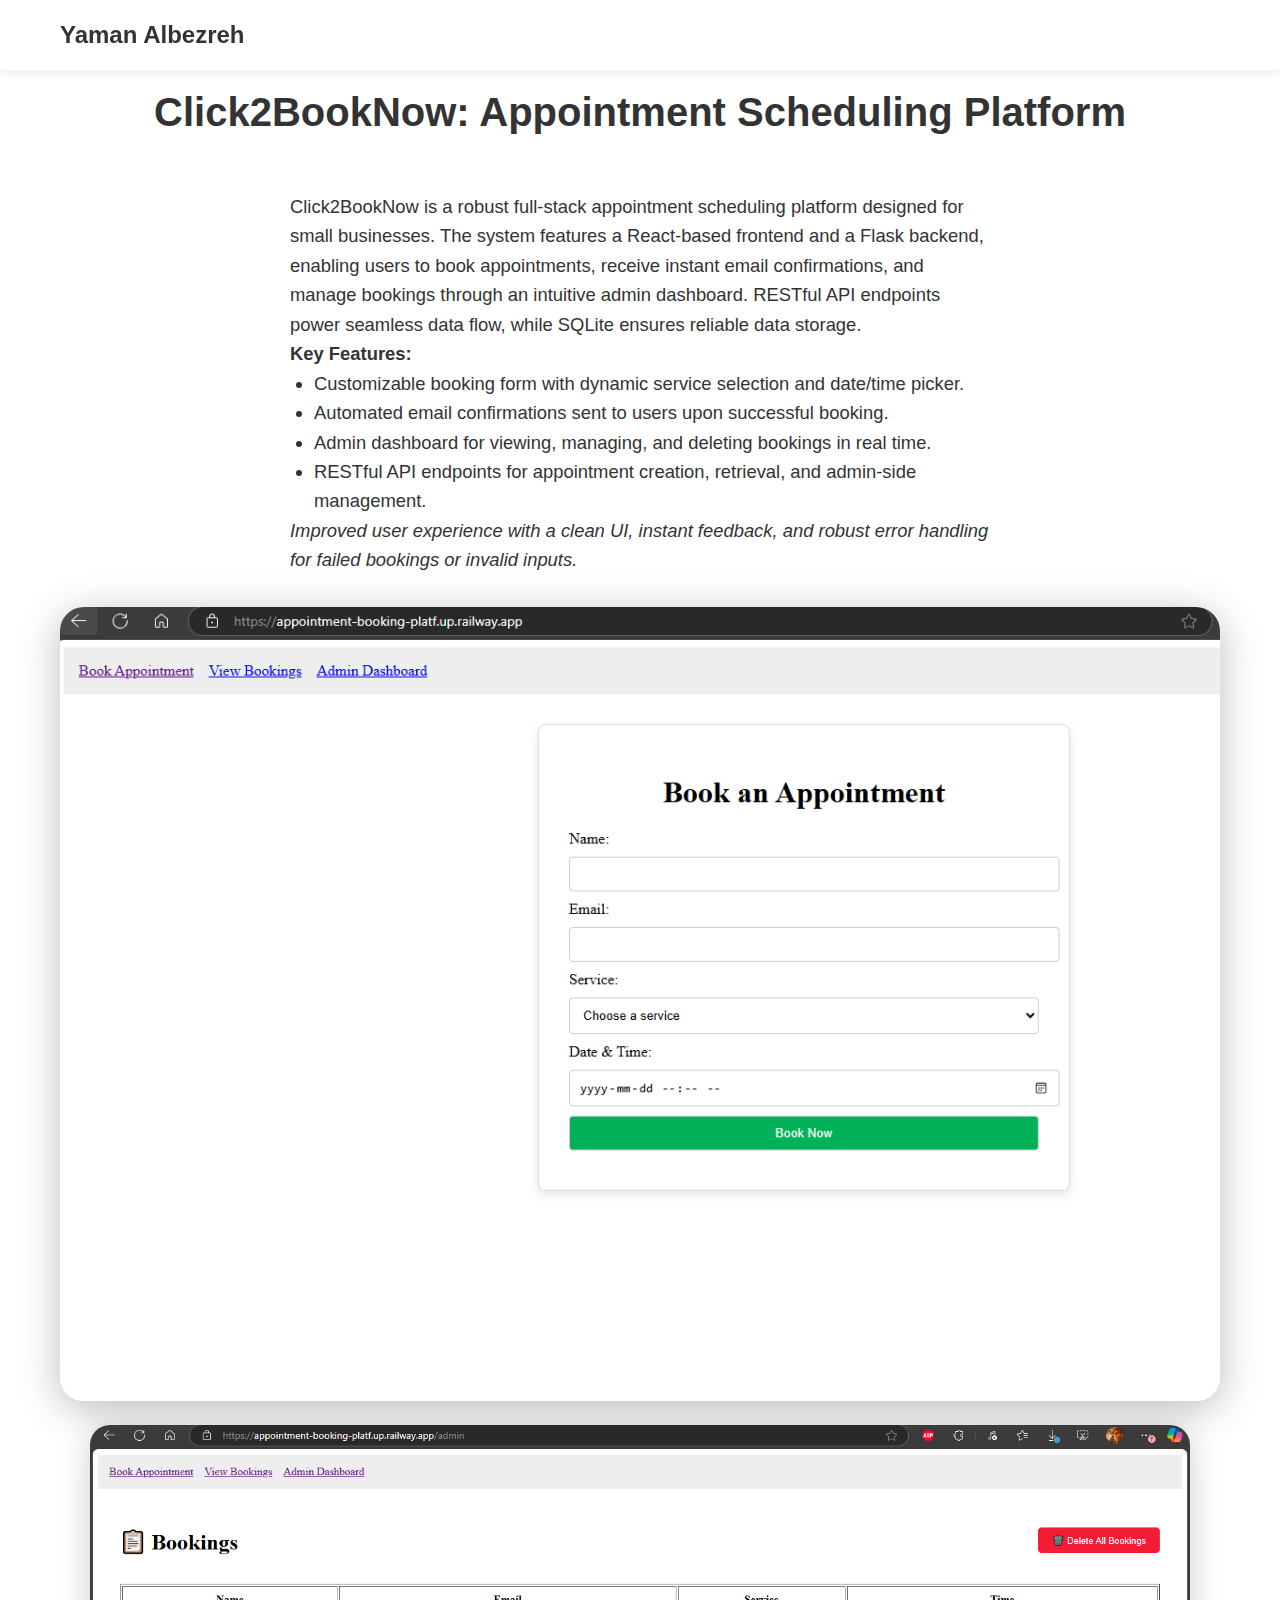
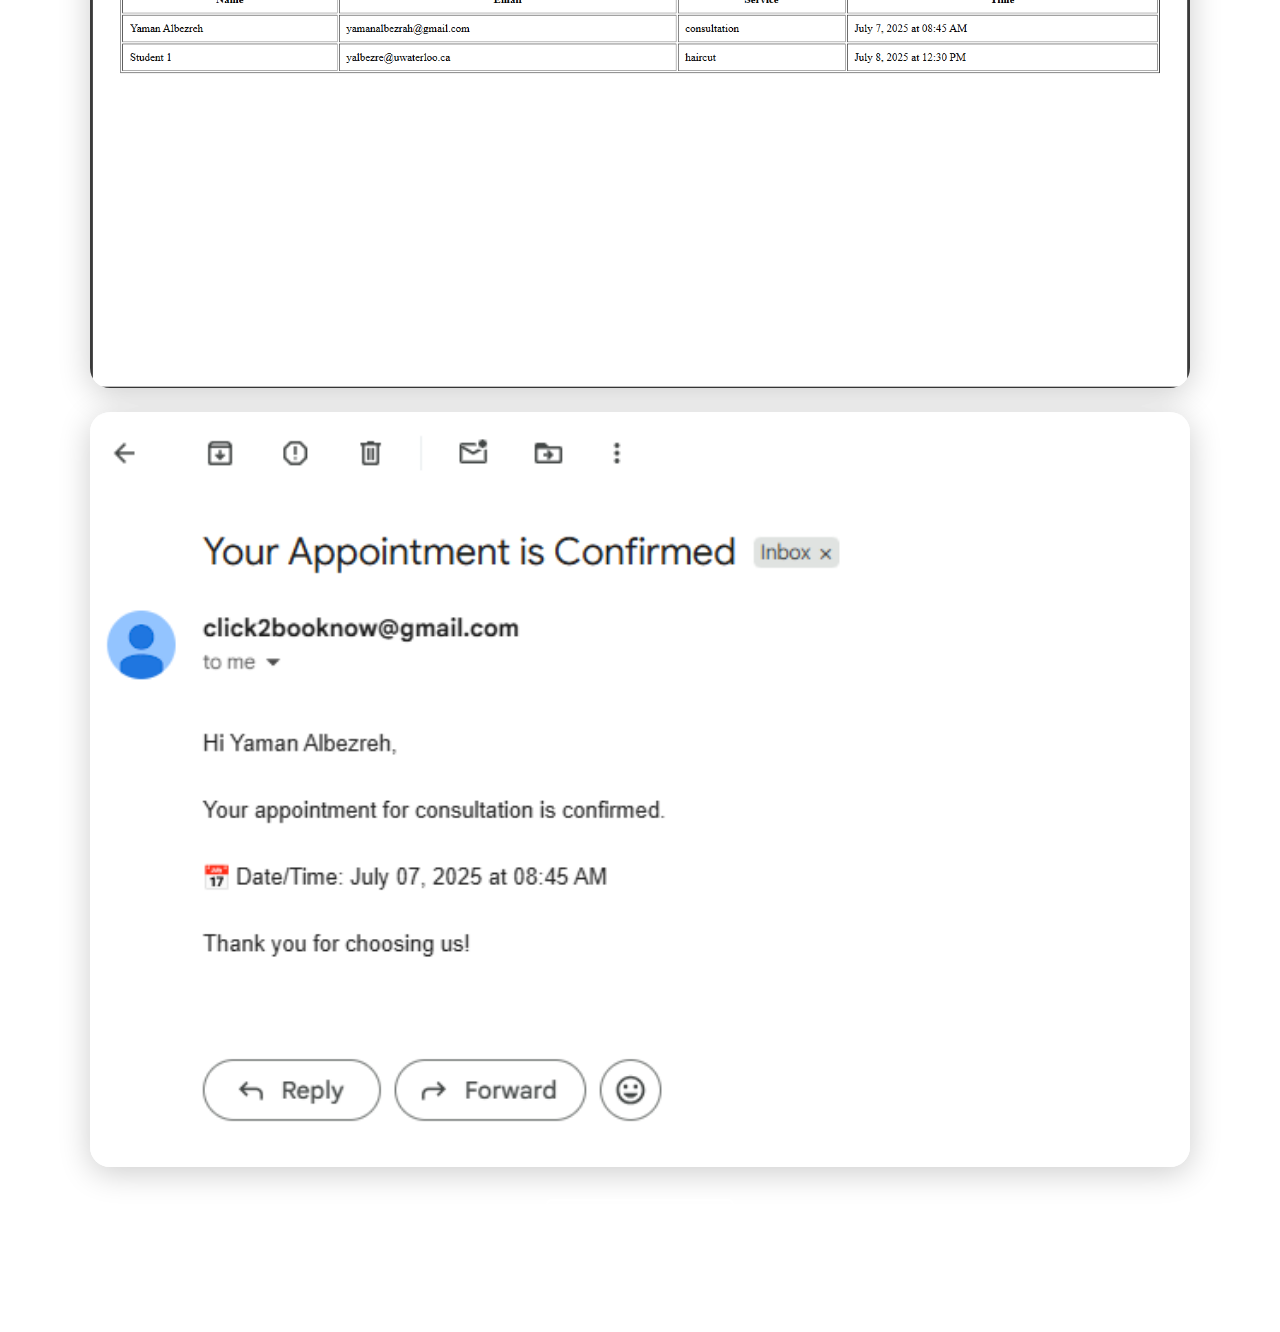
<file: click2booknow.html>
<!DOCTYPE html>
<html lang="en">
<head>
    <meta charset="UTF-8">
    <meta name="viewport" content="width=device-width, initial-scale=1.0">
    <title>Click2BookNow - Project Details</title>
    <link rel="stylesheet" href="styles.css">
</head>
<body>
    <nav class="navbar">
        <div class="nav-container">
            <div class="nav-logo">
                <a href="index.html">Yaman Albezreh</a>
            </div>
        </div>
    </nav>
    <section class="project-details">
        <div class="container">
            <h1 class="section-title">Click2BookNow: Appointment Scheduling Platform</h1>
            <div style="max-width:700px;margin:auto;font-size:1.15rem;text-align:left;">
                <p>
                    Click2BookNow is a robust full-stack appointment scheduling platform designed for small businesses. The system features a React-based frontend and a Flask backend, enabling users to book appointments, receive instant email confirmations, and manage bookings through an intuitive admin dashboard. RESTful API endpoints power seamless data flow, while SQLite ensures reliable data storage.
                </p>
                <strong>Key Features:</strong>
                <ul style="margin-left:1.5rem;">
                    <li>Customizable booking form with dynamic service selection and date/time picker.</li>
                    <li>Automated email confirmations sent to users upon successful booking.</li>
                    <li>Admin dashboard for viewing, managing, and deleting bookings in real time.</li>
                    <li>RESTful API endpoints for appointment creation, retrieval, and admin-side management.</li>
                </ul>
                <em>Improved user experience with a clean UI, instant feedback, and robust error handling for failed bookings or invalid inputs.</em>
            </div>
            <div class="project-gallery" style="display:grid;grid-template-columns:1fr;gap:24px;margin:2rem 0;">
                <img src="cbn1.png" alt="Booking Form Screenshot" style="width:100%;max-width:1200px;margin:auto;display:block;border-radius:24px;box-shadow:0 8px 40px #0004;">
                <img src="cbn2.png" alt="Admin Bookings Screenshot" style="width:100%;max-width:1100px;margin:auto;display:block;border-radius:20px;box-shadow:0 6px 32px #0003;">
                <img src="cbn4.png" alt="Email Confirmation Screenshot 2" style="width:100%;max-width:1100px;margin:auto;display:block;border-radius:20px;box-shadow:0 6px 32px #0003;">
            </div>
            <div style="text-align:center;margin-top:2rem;">
                <a href="index.html" class="btn btn-secondary">&larr; Back to Portfolio</a>
            </div>
        </div>
    </section>
</body>
</html>
</file>
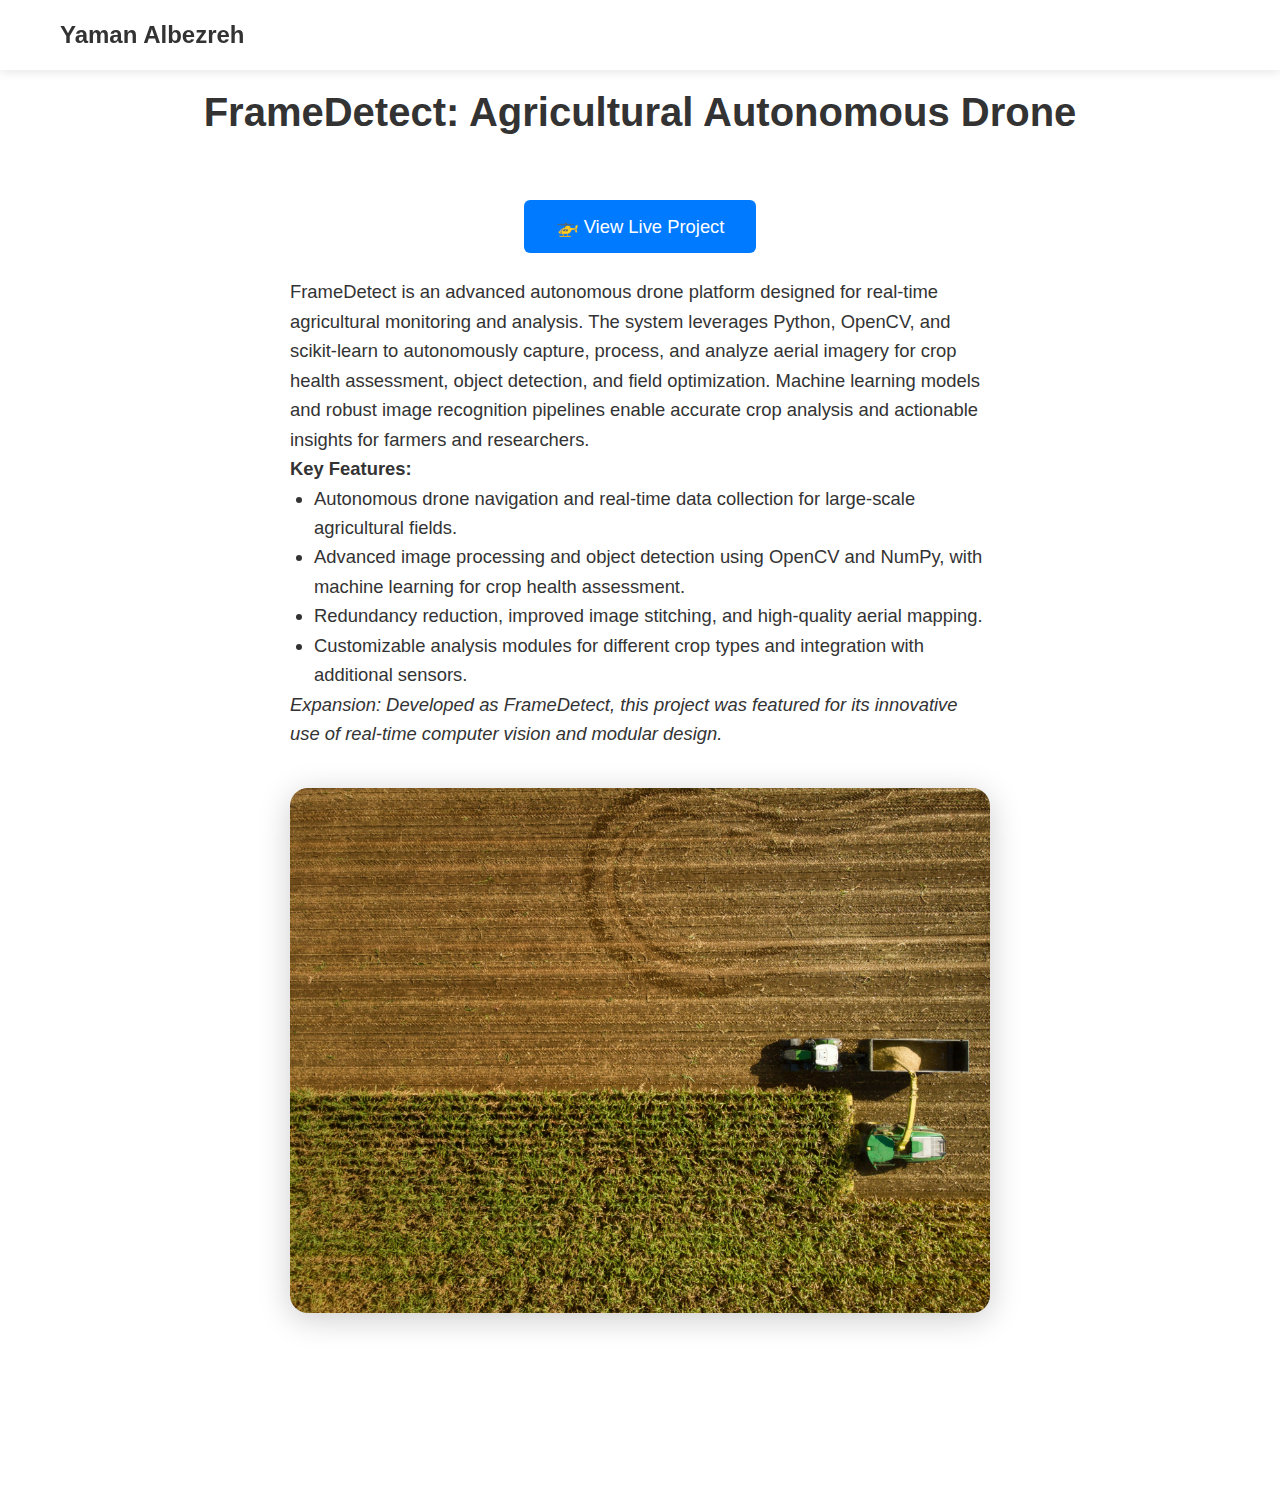
<file: droneproject.html>
<!DOCTYPE html>
<html lang="en">
<head>
    <meta charset="UTF-8">
    <meta name="viewport" content="width=device-width, initial-scale=1.0">
    <title>FrameDetect: Agricultural Autonomous Drone - Project Details</title>
    <link rel="stylesheet" href="styles.css">
</head>
<body>
    <nav class="navbar">
        <div class="nav-container">
            <div class="nav-logo">
                <a href="index.html">Yaman Albezreh</a>
            </div>
        </div>
    </nav>
    <section class="project-details">
        <div class="container">
            <h1 class="section-title">FrameDetect: Agricultural Autonomous Drone</h1>
            <div style="text-align:center;margin-bottom:1.5rem;">
                <a href="https://framedetect.framer.website/" target="_blank" class="btn btn-primary" style="font-size:1.15rem;padding:12px 32px;margin-top:0.5rem;display:inline-block;">🚁 View Live Project</a>
            </div>
            <div style="max-width:700px;margin:auto;font-size:1.15rem;text-align:left;">
                <p>
                    FrameDetect is an advanced autonomous drone platform designed for real-time agricultural monitoring and analysis. The system leverages Python, OpenCV, and scikit-learn to autonomously capture, process, and analyze aerial imagery for crop health assessment, object detection, and field optimization. Machine learning models and robust image recognition pipelines enable accurate crop analysis and actionable insights for farmers and researchers.
                </p>
                <strong>Key Features:</strong>
                <ul style="margin-left:1.5rem;">
                    <li>Autonomous drone navigation and real-time data collection for large-scale agricultural fields.</li>
                    <li>Advanced image processing and object detection using OpenCV and NumPy, with machine learning for crop health assessment.</li>
                    <li>Redundancy reduction, improved image stitching, and high-quality aerial mapping.</li>
                    <li>Customizable analysis modules for different crop types and integration with additional sensors.</li>
                </ul>
                <em>Expansion: Developed as FrameDetect, this project was featured for its innovative use of real-time computer vision and modular design.</em>
            </div>
            <div style="display:flex;justify-content:center;margin:2.5rem 0;">
                <img src="drone_placeholder.png" alt="FrameDetect Drone" style="width:100%;max-width:700px;border-radius:18px;box-shadow:0 6px 32px #0003;">
            </div>
            <div style="text-align:center;margin-top:2rem;">
                <a href="index.html" class="btn btn-secondary">&larr; Back to Portfolio</a>
            </div>
        </div>
    </section>
</body>
</html>
</file>
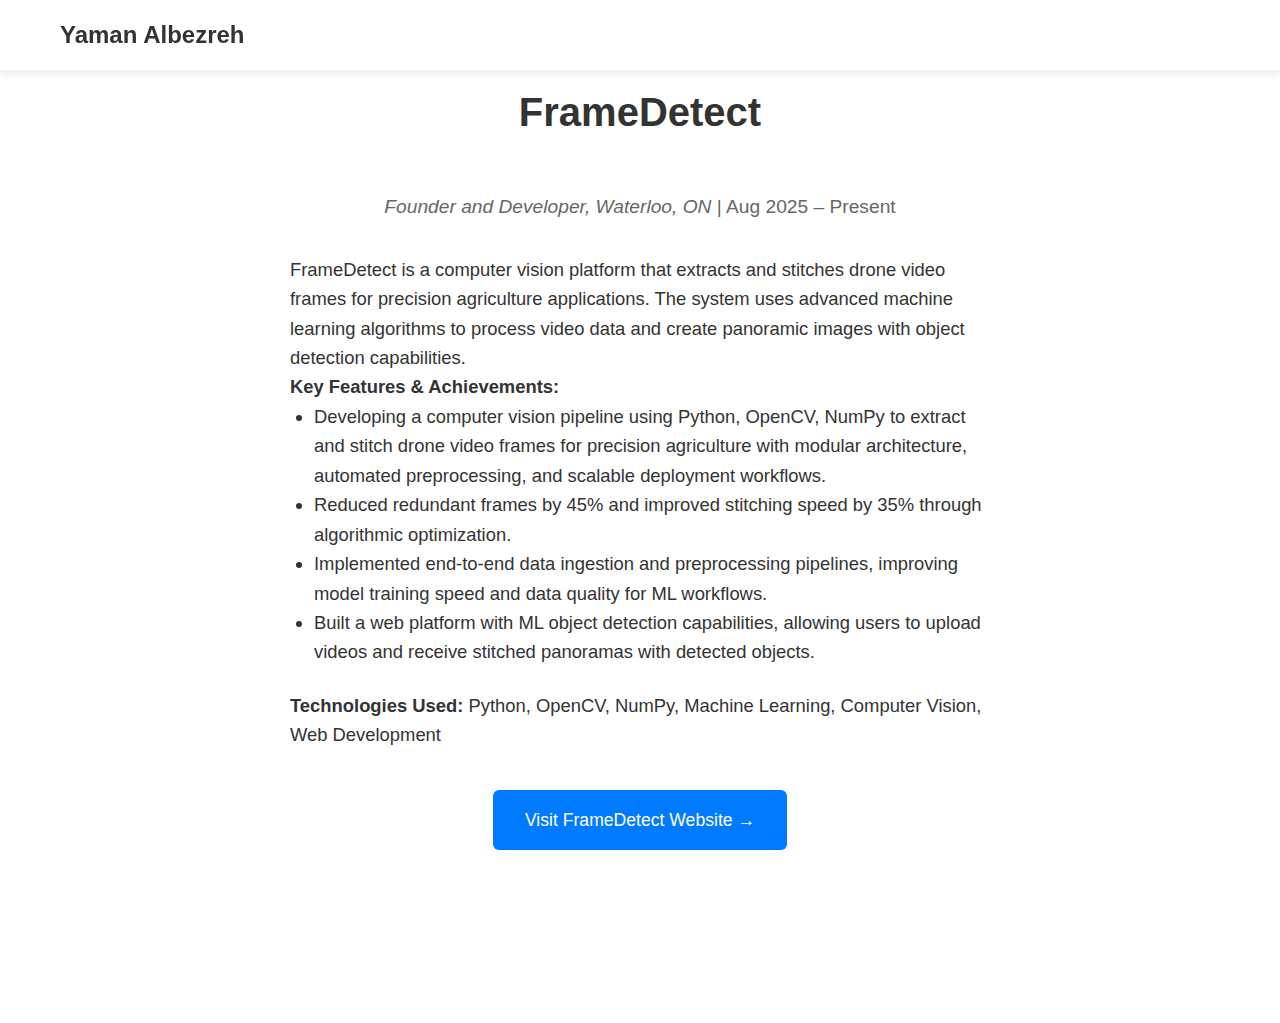
<file: framedetect.html>
<!DOCTYPE html>
<html lang="en">
<head>
    <meta charset="UTF-8">
    <meta name="viewport" content="width=device-width, initial-scale=1.0">
    <title>FrameDetect - Experience Details</title>
    <link rel="stylesheet" href="styles.css">
</head>
<body>
    <nav class="navbar">
        <div class="nav-container">
            <div class="nav-logo">
                <a href="index.html">Yaman Albezreh</a>
            </div>
        </div>
    </nav>
    <section class="project-details">
        <div class="container">
            <h1 class="section-title" style="text-align:center;">FrameDetect</h1>
            <p style="text-align:center;font-size:1.2rem;color:#666;margin-bottom:2rem;"><em>Founder and Developer, Waterloo, ON</em> | Aug 2025 – Present</p>
            <div style="max-width:700px;margin:auto;font-size:1.15rem;text-align:left;margin-bottom:2rem;">
                <p>
                    FrameDetect is a computer vision platform that extracts and stitches drone video frames for precision agriculture applications. The system uses advanced machine learning algorithms to process video data and create panoramic images with object detection capabilities.
                </p>
                <strong>Key Features & Achievements:</strong>
                <ul style="margin-left:1.5rem;">
                    <li>Developing a computer vision pipeline using Python, OpenCV, NumPy to extract and stitch drone video frames for precision agriculture with modular architecture, automated preprocessing, and scalable deployment workflows.</li>
                    <li>Reduced redundant frames by 45% and improved stitching speed by 35% through algorithmic optimization.</li>
                    <li>Implemented end-to-end data ingestion and preprocessing pipelines, improving model training speed and data quality for ML workflows.</li>
                    <li>Built a web platform with ML object detection capabilities, allowing users to upload videos and receive stitched panoramas with detected objects.</li>
                </ul>
                <p style="margin-top:1.5rem;">
                    <strong>Technologies Used:</strong> Python, OpenCV, NumPy, Machine Learning, Computer Vision, Web Development
                </p>
            </div>
            <div style="text-align:center;margin:2.5rem 0;">
                <a href="https://framedetect.framer.website/" target="_blank" rel="noopener" class="btn btn-primary" style="font-size:1.1rem;padding:1rem 2rem;">Visit FrameDetect Website →</a>
            </div>
            <div style="text-align:center;margin-top:2rem;">
                <a href="index.html" class="btn btn-secondary">&larr; Back to Portfolio</a>
            </div>
        </div>
    </section>
</body>
</html>
</file>
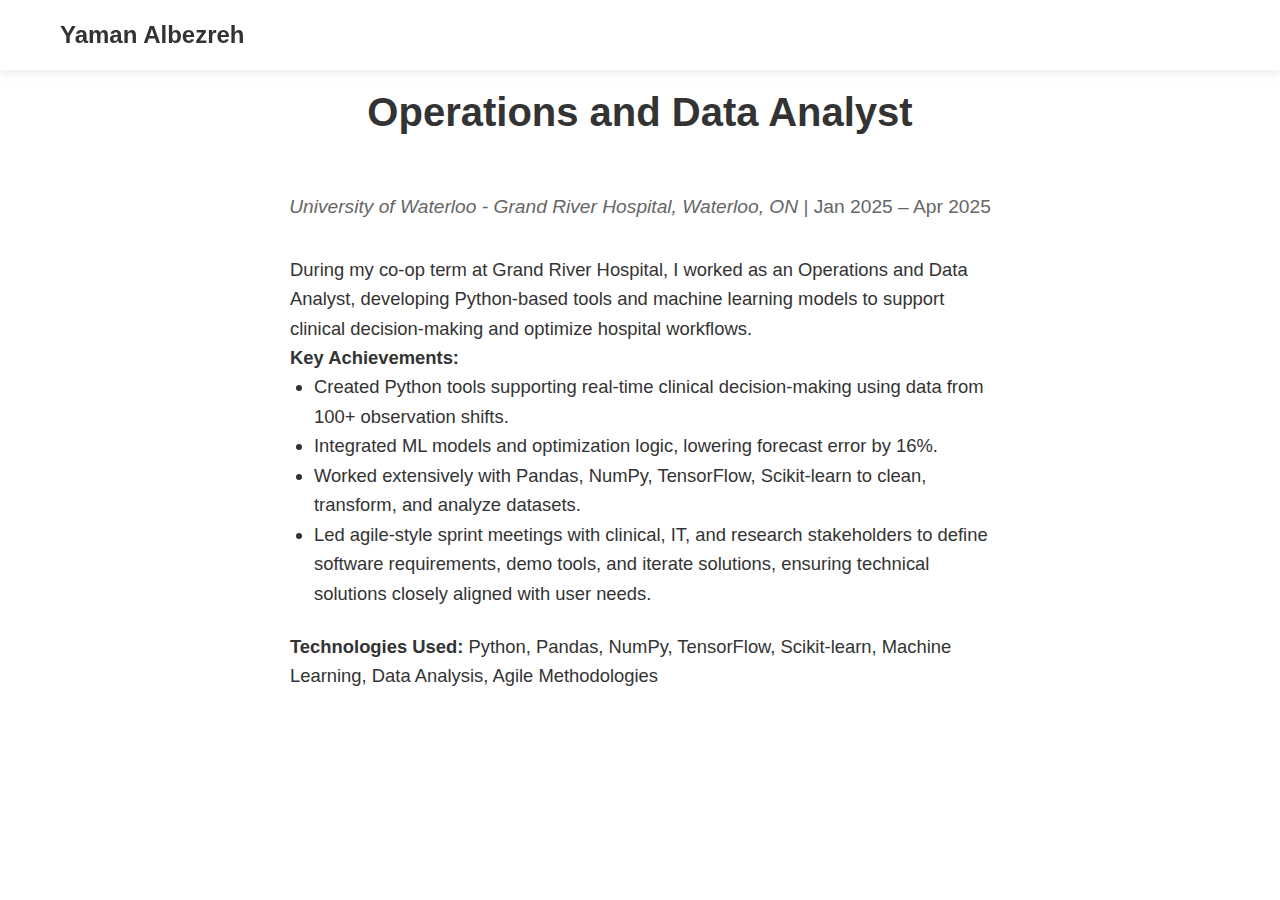
<file: grandriverhospital.html>
<!DOCTYPE html>
<html lang="en">
<head>
    <meta charset="UTF-8">
    <meta name="viewport" content="width=device-width, initial-scale=1.0">
    <title>Grand River Hospital - Experience Details</title>
    <link rel="stylesheet" href="styles.css">
</head>
<body>
    <nav class="navbar">
        <div class="nav-container">
            <div class="nav-logo">
                <a href="index.html">Yaman Albezreh</a>
            </div>
        </div>
    </nav>
    <section class="project-details">
        <div class="container">
            <h1 class="section-title" style="text-align:center;">Operations and Data Analyst</h1>
            <p style="text-align:center;font-size:1.2rem;color:#666;margin-bottom:2rem;"><em>University of Waterloo - Grand River Hospital, Waterloo, ON</em> | Jan 2025 – Apr 2025</p>
            <div style="max-width:700px;margin:auto;font-size:1.15rem;text-align:left;margin-bottom:2rem;">
                <p>
                    During my co-op term at Grand River Hospital, I worked as an Operations and Data Analyst, developing Python-based tools and machine learning models to support clinical decision-making and optimize hospital workflows.
                </p>
                <strong>Key Achievements:</strong>
                <ul style="margin-left:1.5rem;">
                    <li>Created Python tools supporting real-time clinical decision-making using data from 100+ observation shifts.</li>
                    <li>Integrated ML models and optimization logic, lowering forecast error by 16%.</li>
                    <li>Worked extensively with Pandas, NumPy, TensorFlow, Scikit-learn to clean, transform, and analyze datasets.</li>
                    <li>Led agile-style sprint meetings with clinical, IT, and research stakeholders to define software requirements, demo tools, and iterate solutions, ensuring technical solutions closely aligned with user needs.</li>
                </ul>
                <p style="margin-top:1.5rem;">
                    <strong>Technologies Used:</strong> Python, Pandas, NumPy, TensorFlow, Scikit-learn, Machine Learning, Data Analysis, Agile Methodologies
                </p>
            </div>
            <div style="text-align:center;margin-top:2rem;">
                <a href="index.html" class="btn btn-secondary">&larr; Back to Portfolio</a>
            </div>
        </div>
    </section>
</body>
</html>
</file>
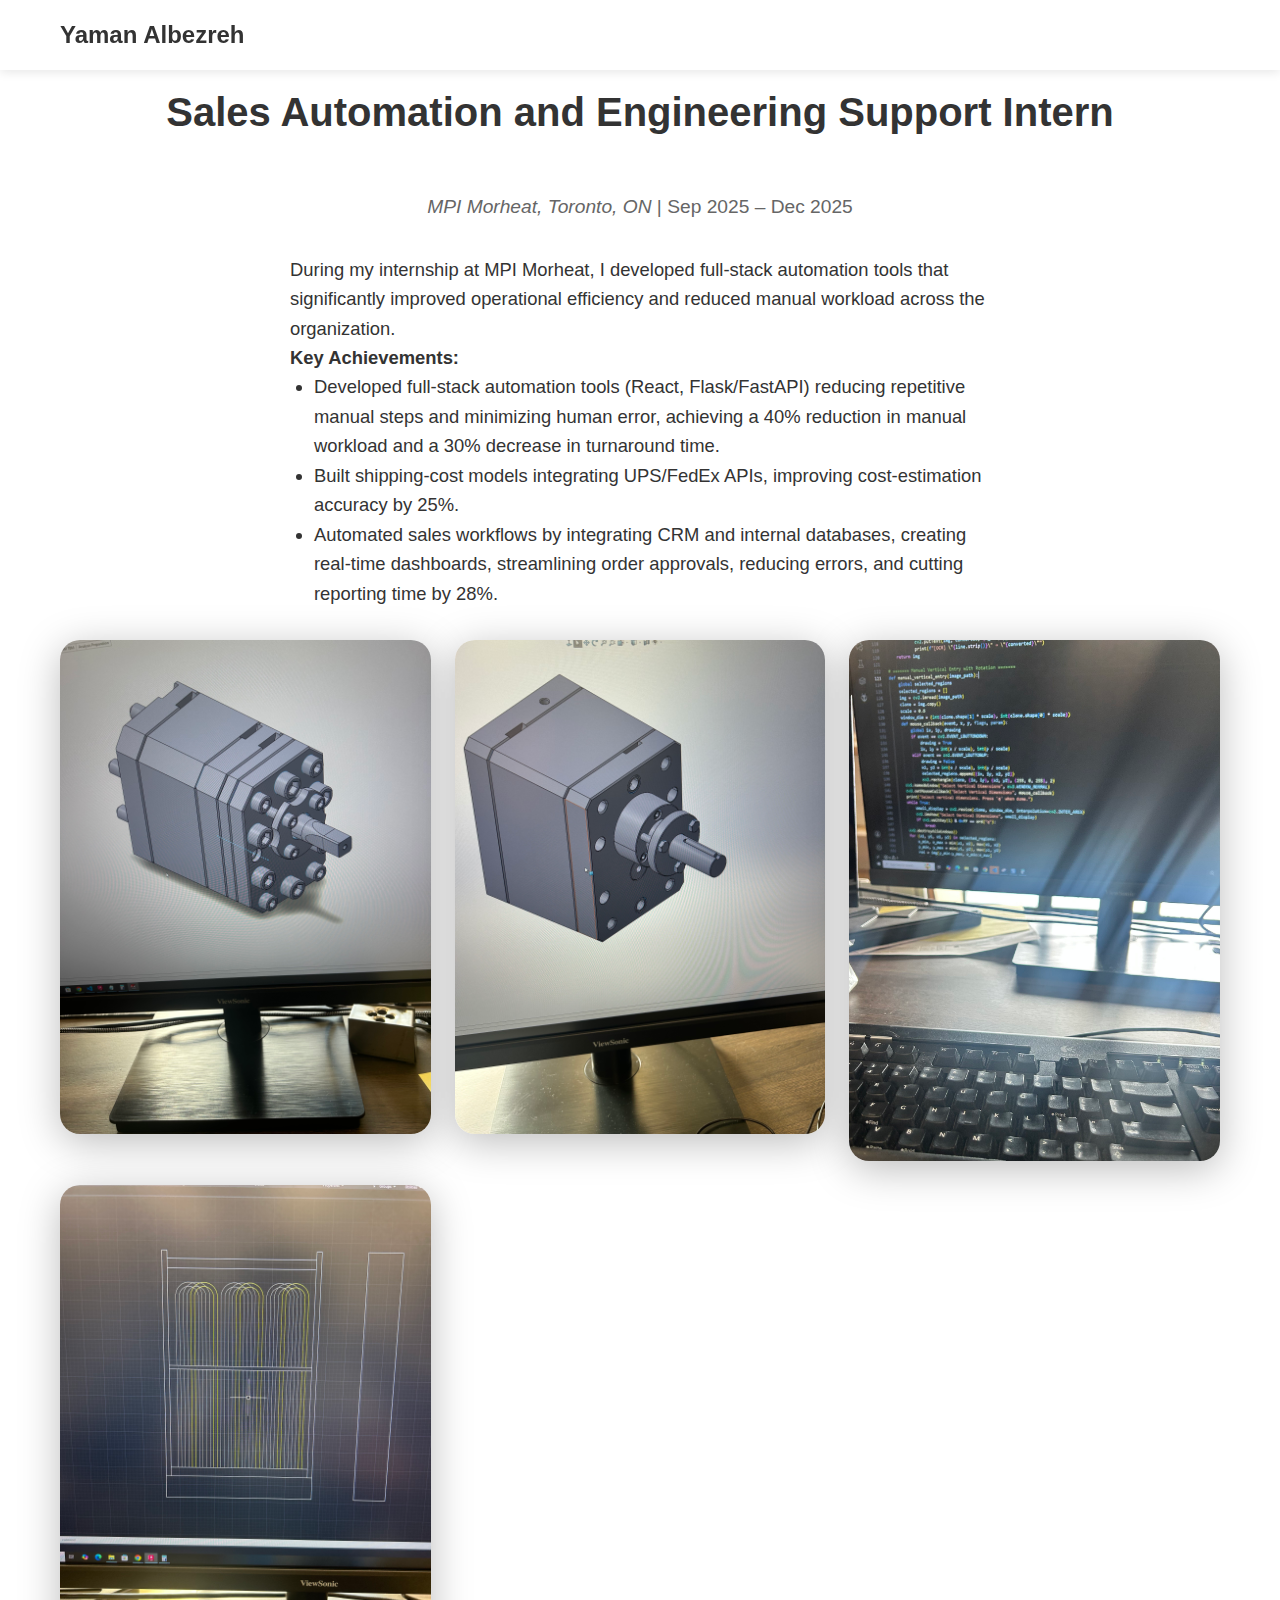
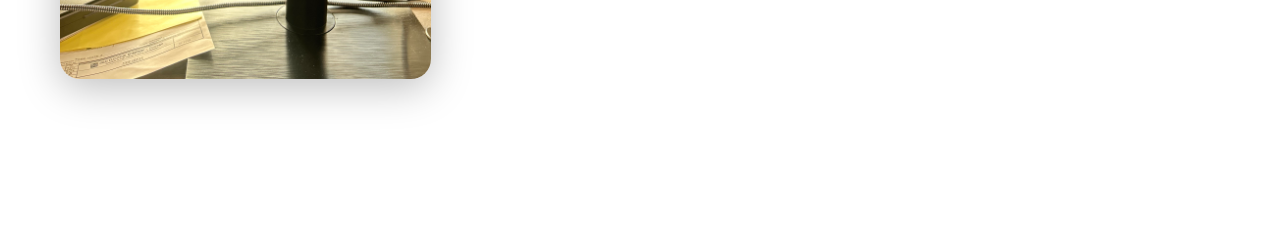
<file: mpimorheat.html>
<!DOCTYPE html>
<html lang="en">
<head>
    <meta charset="UTF-8">
    <meta name="viewport" content="width=device-width, initial-scale=1.0">
    <title>MPI Morheat - Experience Details</title>
    <link rel="stylesheet" href="styles.css">
</head>
<body>
    <nav class="navbar">
        <div class="nav-container">
            <div class="nav-logo">
                <a href="index.html">Yaman Albezreh</a>
            </div>
        </div>
    </nav>
    <section class="project-details">
        <div class="container">
            <h1 class="section-title" style="text-align:center;">Sales Automation and Engineering Support Intern</h1>
            <p style="text-align:center;font-size:1.2rem;color:#666;margin-bottom:2rem;"><em>MPI Morheat, Toronto, ON</em> | Sep 2025 – Dec 2025</p>
            <div style="max-width:700px;margin:auto;font-size:1.15rem;text-align:left;margin-bottom:2rem;">
                <p>
                    During my internship at MPI Morheat, I developed full-stack automation tools that significantly improved operational efficiency and reduced manual workload across the organization.
                </p>
                <strong>Key Achievements:</strong>
                <ul style="margin-left:1.5rem;">
                    <li>Developed full-stack automation tools (React, Flask/FastAPI) reducing repetitive manual steps and minimizing human error, achieving a 40% reduction in manual workload and a 30% decrease in turnaround time.</li>
                    <li>Built shipping-cost models integrating UPS/FedEx APIs, improving cost-estimation accuracy by 25%.</li>
                    <li>Automated sales workflows by integrating CRM and internal databases, creating real-time dashboards, streamlining order approvals, reducing errors, and cutting reporting time by 28%.</li>
                </ul>
            </div>
            <div class="project-gallery" style="display:grid;grid-template-columns:repeat(auto-fit,minmax(300px,1fr));gap:24px;margin:2rem 0;">
                <img src="./IMG_4478.jpeg" alt="MPI Morheat Project 1" style="width:100%;height:auto;min-height:300px;border-radius:20px;box-shadow:0 8px 40px #0004;object-fit:cover;display:block;">
                <img src="./IMG_4479.jpeg" alt="MPI Morheat Project 2" style="width:100%;height:auto;min-height:300px;border-radius:20px;box-shadow:0 8px 40px #0004;object-fit:cover;display:block;">
                <img src="./IMG_4740.jpeg" alt="MPI Morheat Project 3" style="width:100%;height:auto;min-height:300px;border-radius:20px;box-shadow:0 8px 40px #0004;object-fit:cover;display:block;">
                <img src="./IMG_4761.jpeg" alt="MPI Morheat Project 4" style="width:100%;height:auto;min-height:300px;border-radius:20px;box-shadow:0 8px 40px #0004;object-fit:cover;display:block;">
            </div>
            <div style="text-align:center;margin-top:2rem;">
                <a href="index.html" class="btn btn-secondary">&larr; Back to Portfolio</a>
            </div>
        </div>
    </section>
</body>
</html>
</file>
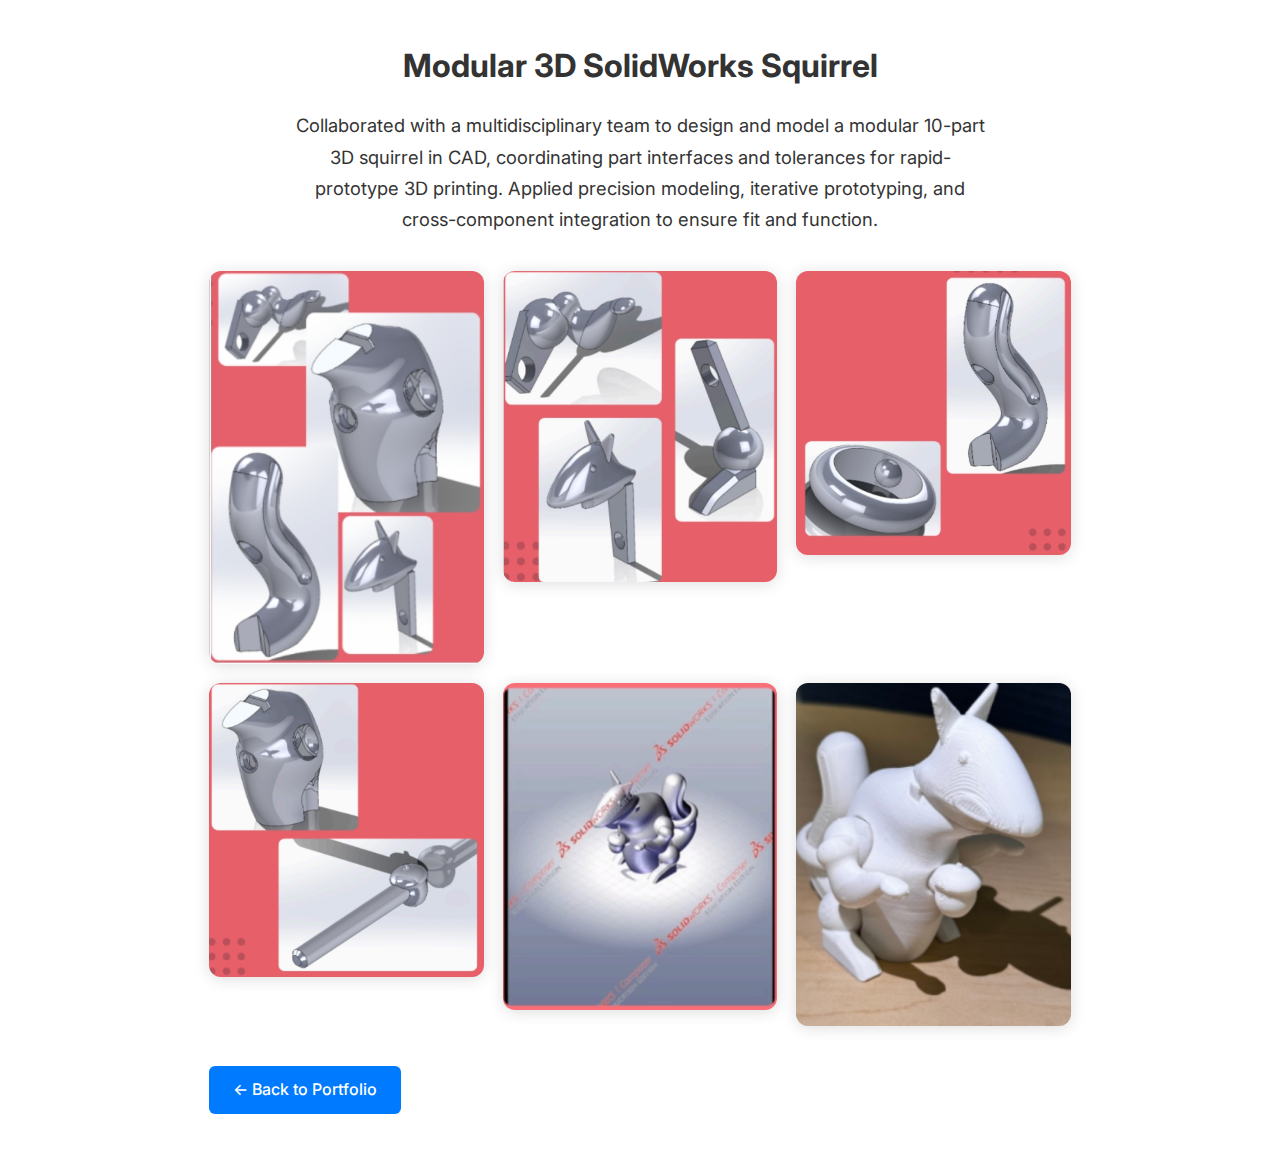
<file: solidworkssquirrel.html>
<!DOCTYPE html>
<html lang="en">
<head>
    <meta charset="UTF-8">
    <meta name="viewport" content="width=device-width, initial-scale=1.0">
    <title>Modular 3D SolidWorks Squirrel | Yaman Albezreh</title>
    <link rel="stylesheet" href="styles.css">
    <link href="https://fonts.googleapis.com/css2?family=Inter:wght@300;400;500;600;700&display=swap" rel="stylesheet">
    <style>
        .squirrel-gallery-large {
            display: grid;
            grid-template-columns: repeat(auto-fit, minmax(220px, 1fr));
            gap: 1.2rem;
            margin-top: 2rem;
        }
        .squirrel-gallery-large img {
            width: 100%;
            border-radius: 12px;
            object-fit: cover;
            box-shadow: 0 2px 16px #0002;
            background: #fff;
        }
        .back-link {
            display: inline-block;
            margin-top: 2.5rem;
            padding: 0.7em 1.5em;
            background: #007bff;
            color: #fff;
            border-radius: 6px;
            text-decoration: none;
            font-weight: 500;
            transition: background 0.2s;
        }
        .back-link:hover {
            background: #0056b3;
        }
        .container {
            max-width: 900px;
            margin: 0 auto;
            padding: 2.5rem 1.2rem;
        }
    </style>
</head>
<body>
    <div class="container">
        <h1 style="text-align:center;margin-bottom:1.2rem;">Modular 3D SolidWorks Squirrel</h1>
        <p style="font-size:1.15rem;line-height:1.7;text-align:center;max-width:700px;margin:0 auto 2.2rem auto;">
            Collaborated with a multidisciplinary team to design and model a modular 10-part 3D squirrel in CAD, coordinating part interfaces and tolerances for rapid-prototype 3D printing. Applied precision modeling, iterative prototyping, and cross-component integration to ensure fit and function.
        </p>
        <div class="squirrel-gallery-large">
            <img src="sq1.png" alt="SolidWorks Squirrel 1">
            <img src="sq2.png" alt="SolidWorks Squirrel 2">
            <img src="sq3.png" alt="SolidWorks Squirrel 3">
            <img src="sq4.png" alt="SolidWorks Squirrel 4">
            <img src="sq5.png" alt="SolidWorks Squirrel 5">
            <img src="sq6.png" alt="SolidWorks Squirrel 6">
        </div>
        <a href="index.html" class="back-link">&larr; Back to Portfolio</a>
    </div>
</body>
</html>
</file>
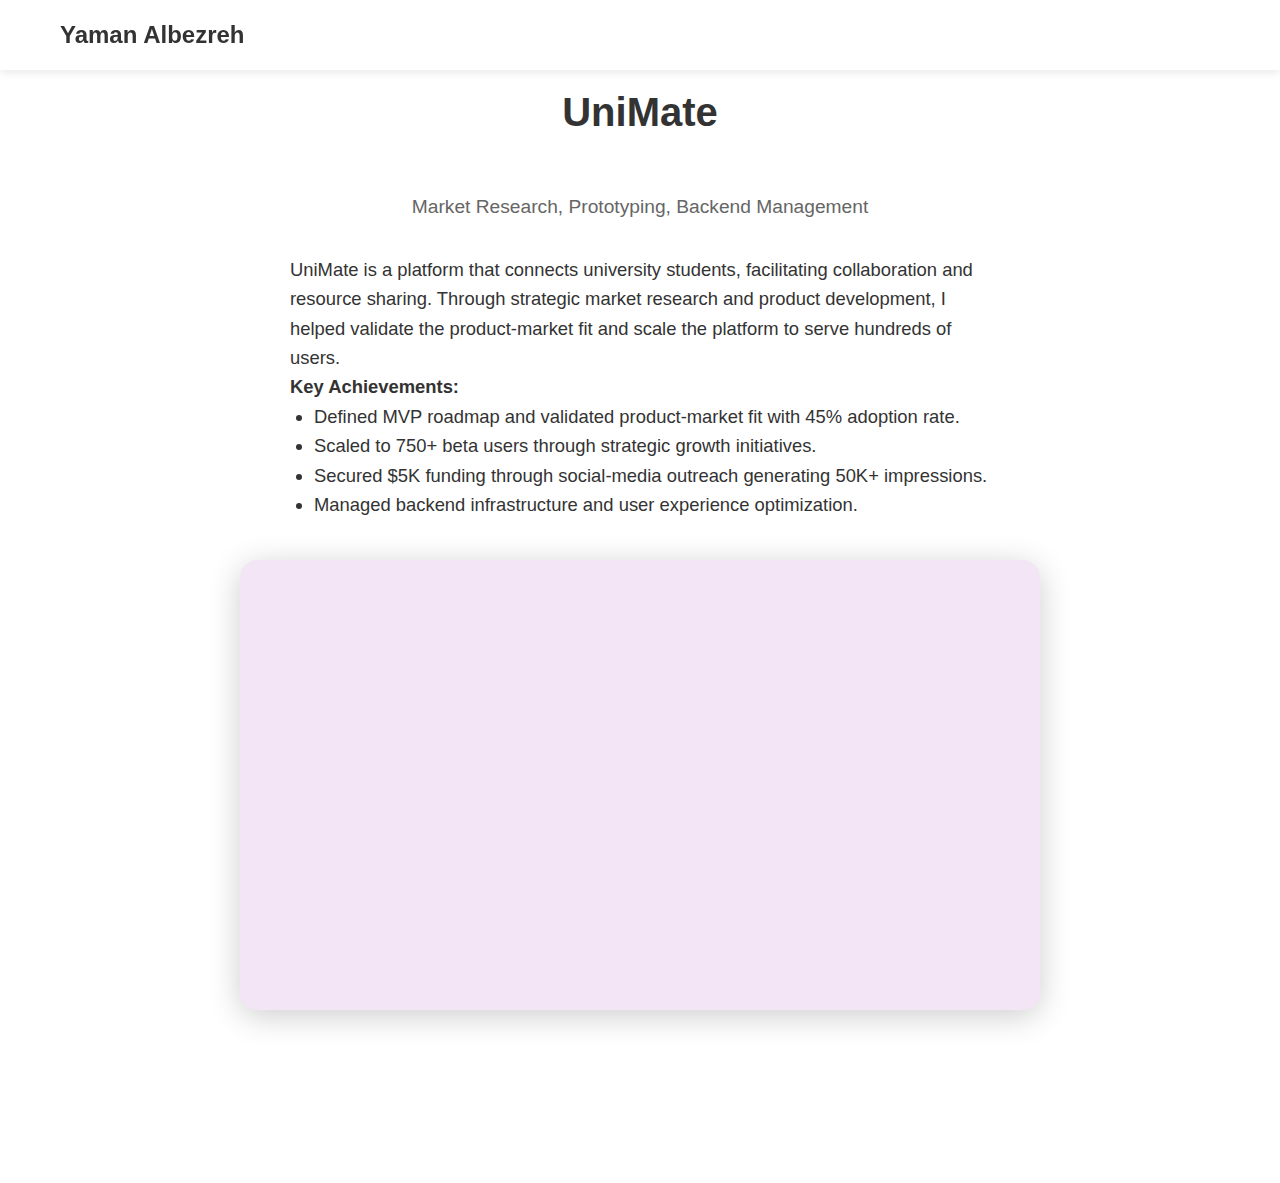
<file: unimate.html>
<!DOCTYPE html>
<html lang="en">
<head>
    <meta charset="UTF-8">
    <meta name="viewport" content="width=device-width, initial-scale=1.0">
    <title>UniMate - Project Details</title>
    <link rel="stylesheet" href="styles.css">
</head>
<body>
    <nav class="navbar">
        <div class="nav-container">
            <div class="nav-logo">
                <a href="index.html">Yaman Albezreh</a>
            </div>
        </div>
    </nav>
    <section class="project-details">
        <div class="container">
            <h1 class="section-title" style="text-align:center;">UniMate</h1>
            <p style="text-align:center;font-size:1.2rem;color:#666;margin-bottom:2rem;">Market Research, Prototyping, Backend Management</p>
            <div style="max-width:700px;margin:auto;font-size:1.15rem;text-align:left;margin-bottom:2rem;">
                <p>
                    UniMate is a platform that connects university students, facilitating collaboration and resource sharing. Through strategic market research and product development, I helped validate the product-market fit and scale the platform to serve hundreds of users.
                </p>
                <strong>Key Achievements:</strong>
                <ul style="margin-left:1.5rem;">
                    <li>Defined MVP roadmap and validated product-market fit with 45% adoption rate.</li>
                    <li>Scaled to 750+ beta users through strategic growth initiatives.</li>
                    <li>Secured $5K funding through social-media outreach generating 50K+ impressions.</li>
                    <li>Managed backend infrastructure and user experience optimization.</li>
                </ul>
            </div>
            <div style="display:flex;justify-content:center;margin:2.5rem 0;">
                <div style="width:100%;max-width:800px;height:450px;background:#f3e5f5;border-radius:18px;box-shadow:0 6px 32px #0003;overflow:hidden;">
                    <iframe src="https://drive.google.com/file/d/1_zpOIz27qwkX2C1EiRJX5igmFVJEPRTq/preview" width="100%" height="100%" style="border:none;" allow="autoplay"></iframe>
                </div>
            </div>
            <div style="text-align:center;margin-top:2rem;">
                <a href="index.html" class="btn btn-secondary">&larr; Back to Portfolio</a>
            </div>
        </div>
    </section>
</body>
</html>
</file>
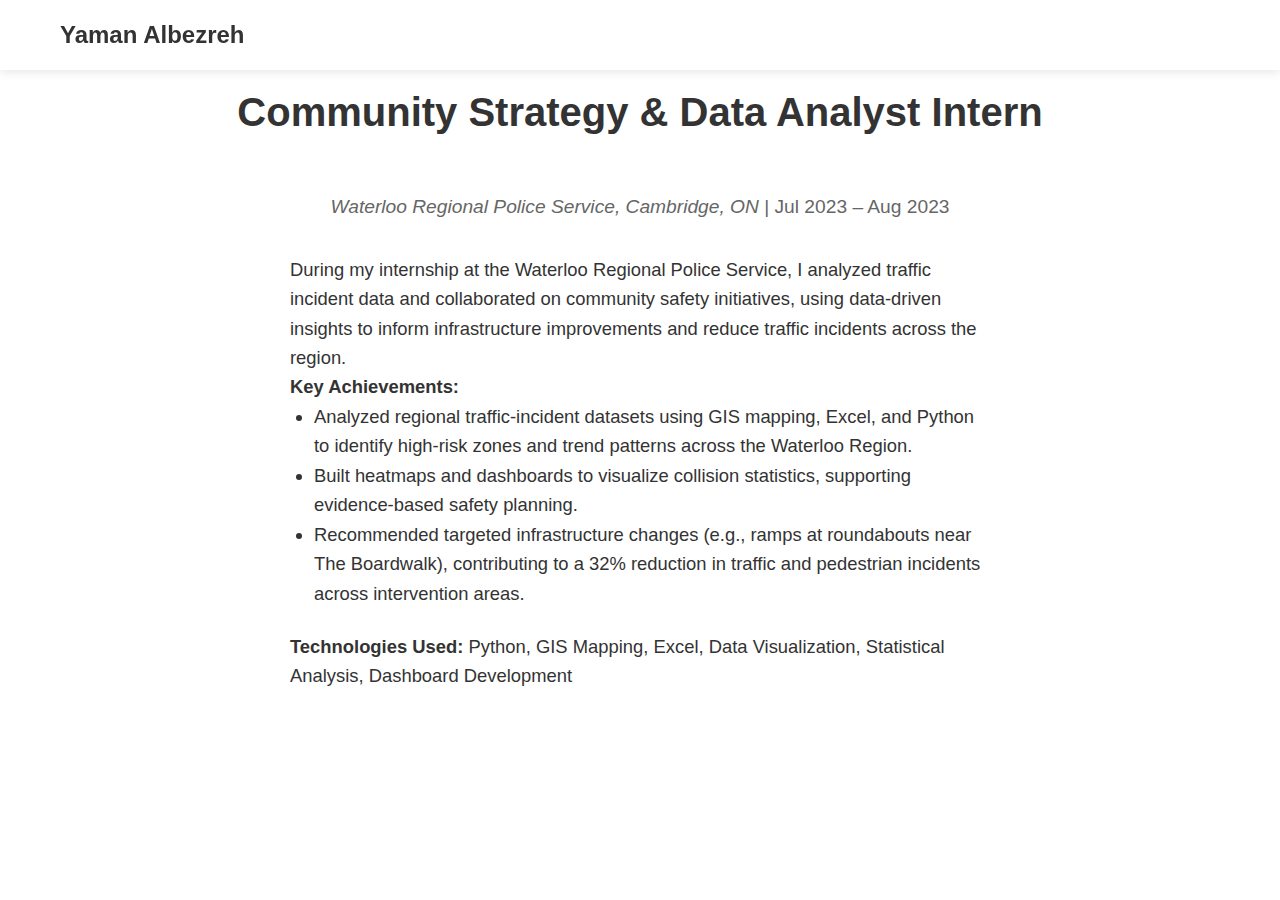
<file: wrps.html>
<!DOCTYPE html>
<html lang="en">
<head>
    <meta charset="UTF-8">
    <meta name="viewport" content="width=device-width, initial-scale=1.0">
    <title>Waterloo Regional Police Service - Experience Details</title>
    <link rel="stylesheet" href="styles.css">
</head>
<body>
    <nav class="navbar">
        <div class="nav-container">
            <div class="nav-logo">
                <a href="index.html">Yaman Albezreh</a>
            </div>
        </div>
    </nav>
    <section class="project-details">
        <div class="container">
            <h1 class="section-title" style="text-align:center;">Community Strategy & Data Analyst Intern</h1>
            <p style="text-align:center;font-size:1.2rem;color:#666;margin-bottom:2rem;"><em>Waterloo Regional Police Service, Cambridge, ON</em> | Jul 2023 – Aug 2023</p>
            <div style="max-width:700px;margin:auto;font-size:1.15rem;text-align:left;margin-bottom:2rem;">
                <p>
                    During my internship at the Waterloo Regional Police Service, I analyzed traffic incident data and collaborated on community safety initiatives, using data-driven insights to inform infrastructure improvements and reduce traffic incidents across the region.
                </p>
                <strong>Key Achievements:</strong>
                <ul style="margin-left:1.5rem;">
                    <li>Analyzed regional traffic-incident datasets using GIS mapping, Excel, and Python to identify high-risk zones and trend patterns across the Waterloo Region.</li>
                    <li>Built heatmaps and dashboards to visualize collision statistics, supporting evidence-based safety planning.</li>
                    <li>Recommended targeted infrastructure changes (e.g., ramps at roundabouts near The Boardwalk), contributing to a 32% reduction in traffic and pedestrian incidents across intervention areas.</li>
                </ul>
                <p style="margin-top:1.5rem;">
                    <strong>Technologies Used:</strong> Python, GIS Mapping, Excel, Data Visualization, Statistical Analysis, Dashboard Development
                </p>
            </div>
            <div style="text-align:center;margin-top:2rem;">
                <a href="index.html" class="btn btn-secondary">&larr; Back to Portfolio</a>
            </div>
        </div>
    </section>
</body>
</html>
</file>
<file: styles.css>
/* Reset and base styles */
* {
    margin: 0;
    padding: 0;
    box-sizing: border-box;
}

body {
    font-family: 'Inter', sans-serif;
    line-height: 1.6;
    color: #333;
    background-color: #ffffff;
}

/* Container */
.container {
    max-width: 1200px;
    margin: 0 auto;
    padding: 0 20px;
}

/* Navigation */
.navbar {
    position: fixed;
    top: 0;
    width: 100%;
    background: rgba(255, 255, 255, 0.95);
    backdrop-filter: blur(10px);
    z-index: 1000;
    padding: 1rem 0;
    box-shadow: 0 2px 10px rgba(0, 0, 0, 0.1);
}

.nav-container {
    max-width: 1200px;
    margin: 0 auto;
    padding: 0 20px;
    display: flex;
    justify-content: space-between;
    align-items: center;
}

.nav-logo a {
    font-size: 1.5rem;
    font-weight: 700;
    color: #333;
    text-decoration: none;
}

.nav-menu {
    display: flex;
    list-style: none;
    gap: 2rem;
}

.nav-link {
    color: #333;
    text-decoration: none;
    font-weight: 500;
    transition: color 0.3s ease;
}

.nav-link:hover {
    color: #007bff;
}

.hamburger {
    display: none;
    flex-direction: column;
    cursor: pointer;
}

.bar {
    width: 25px;
    height: 3px;
    background-color: #333;
    margin: 3px 0;
    transition: 0.3s;
}

/* Hero Section */
.hero {
    min-height: 100vh;
    display: flex;
    align-items: center;
    background: linear-gradient(120deg, #23252699 0%, #414345cc 100%), url('PW background.png') center center/cover no-repeat;
    background-blend-mode: multiply;
    color: #fff;
    padding-top: 80px;
}

.hero-container {
    max-width: 1200px;
    margin: 0 auto;
    padding: 0 20px;
    text-align: center;
}

.hero-title {
    font-size: 3.5rem;
    font-weight: 700;
    margin-bottom: 1rem;
}

.highlight {
    color: #ffd700;
}

.hero-subtitle {
    font-size: 1.5rem;
    margin-bottom: 2rem;
    opacity: 0.9;
}

.hero-buttons {
    display: flex;
    gap: 1rem;
    justify-content: center;
    flex-wrap: wrap;
}

/* Buttons */
.btn {
    display: inline-block;
    padding: 12px 24px;
    text-decoration: none;
    border-radius: 6px;
    font-weight: 500;
    transition: all 0.3s ease;
    border: none;
    cursor: pointer;
}

.btn-primary {
    background: #007bff;
    color: white;
}

.btn-primary:hover {
    background: #0056b3;
    transform: translateY(-2px);
}

.btn-secondary {
    background: transparent;
    color: white;
    border: 2px solid white;
}

.btn-secondary:hover {
    background: white;
    color: #333;
    transform: translateY(-2px);
}

.btn-small {
    padding: 8px 16px;
    font-size: 0.9rem;
}

.btn-outline {
    background: transparent;
    color: #007bff;
    border: 1px solid #007bff;
}

.btn-outline:hover {
    background: #007bff;
    color: white;
}

/* Section Styles */
section {
    padding: 80px 0;
}

.section-title {
    text-align: center;
    font-size: 2.5rem;
    font-weight: 600;
    margin-bottom: 3rem;
    color: #333;
}

/* About Section */
.about {
    background: #f8f9fa;
}

.about-content {
    display: grid;
    grid-template-columns: 1fr 1fr;
    gap: 3rem;
    align-items: center;
}

.about-text p {
    margin-bottom: 1rem;
    font-size: 1.1rem;
    line-height: 1.8;
}

.about-image {
    display: flex;
    justify-content: center;
}

.image-placeholder {
    width: 300px;
    height: 300px;
    background: #ddd;
    border-radius: 50%;
    display: flex;
    align-items: center;
    justify-content: center;
    font-size: 1.2rem;
    color: #666;
    border: 3px solid #007bff;
}

.profile-photo {
    width: 300px;
    height: 300px;
    object-fit: cover;
    border-radius: 50%;
    border: 3px solid #007bff;
    box-shadow: 0 4px 24px rgba(0,0,0,0.10);
    display: block;
}

/* Projects Section */
.projects-grid {
    display: grid;
    grid-template-columns: repeat(auto-fit, minmax(350px, 1fr));
    gap: 2rem;
}

.project-card {
    background: white;
    border-radius: 12px;
    overflow: hidden;
    box-shadow: 0 4px 20px rgba(0, 0, 0, 0.1);
    transition: transform 0.3s ease;
}

.project-card:hover {
    transform: translateY(-5px);
}

.project-image .image-placeholder {
    width: 100%;
    height: 200px;
    border-radius: 0;
    border: none;
    background: #f0f0f0;
}

.project-content {
    padding: 1.5rem;
}

.project-content h3 {
    font-size: 1.3rem;
    margin-bottom: 0.5rem;
    color: #333;
}

.project-content p {
    color: #666;
    margin-bottom: 1rem;
}

.project-links {
    display: flex;
    gap: 0.5rem;
    flex-wrap: wrap;
}

.featured-project {
    border: 2px solid #ffd700 !important;
    box-shadow: 0 0 16px #ffd70033 !important;
}

.featured-project h3 span {
    background: #ffd700;
    color: #333;
    padding: 2px 8px;
    border-radius: 6px;
    font-size: 0.9rem;
    margin-left: 8px;
}

.btn.btn-primary[style*="font-size:1.2rem"] {
    background: #ffd700;
    color: #333;
    border: none;
    font-weight: 600;
    box-shadow: 0 2px 10px #ffd70033;
}

.btn.btn-primary[style*="font-size:1.2rem"]:hover {
    background: #ffe066;
    color: #222;
}

/* Contact Section */
.contact {
    background: #f8f9fa;
}

.contact-content {
    max-width: 600px;
    margin: 0 auto;
    text-align: center;
}

.contact-info h3 {
    font-size: 1.8rem;
    margin-bottom: 1rem;
    color: #333;
}

.contact-info p {
    font-size: 1.1rem;
    margin-bottom: 2rem;
    color: #666;
}

.contact-links {
    display: flex;
    flex-direction: column;
    gap: 1rem;
}

.contact-link {
    display: flex;
    align-items: center;
    justify-content: center;
    gap: 0.5rem;
    padding: 1rem;
    background: white;
    border-radius: 8px;
    text-decoration: none;
    color: #333;
    font-weight: 500;
    transition: all 0.3s ease;
    box-shadow: 0 2px 10px rgba(0, 0, 0, 0.1);
}

.contact-link:hover {
    transform: translateY(-2px);
    box-shadow: 0 4px 20px rgba(0, 0, 0, 0.15);
}

.contact-link span {
    font-size: 1.2rem;
}

/* Footer */
.footer {
    background: #333;
    color: white;
    text-align: center;
    padding: 2rem 0;
}

/* Responsive Design */
@media (max-width: 768px) {
    .nav-menu {
        position: fixed;
        left: -100%;
        top: 70px;
        flex-direction: column;
        background-color: white;
        width: 100%;
        text-align: center;
        transition: 0.3s;
        box-shadow: 0 10px 27px rgba(0, 0, 0, 0.05);
        padding: 2rem 0;
    }

    .nav-menu.active {
        left: 0;
    }

    .hamburger {
        display: flex;
    }

    .hamburger.active .bar:nth-child(2) {
        opacity: 0;
    }

    .hamburger.active .bar:nth-child(1) {
        transform: translateY(8px) rotate(45deg);
    }

    .hamburger.active .bar:nth-child(3) {
        transform: translateY(-8px) rotate(-45deg);
    }

    .hero-title {
        font-size: 2.5rem;
    }

    .hero-subtitle {
        font-size: 1.2rem;
    }

    .about-content {
        grid-template-columns: 1fr;
        text-align: center;
    }

    .projects-grid {
        grid-template-columns: 1fr;
    }

    .section-title {
        font-size: 2rem;
    }

    .hero-buttons {
        flex-direction: column;
        align-items: center;
    }

    .btn {
        width: 200px;
        text-align: center;
    }
}

@media (max-width: 480px) {
    .hero-title {
        font-size: 2rem;
    }

    .section-title {
        font-size: 1.8rem;
    }

    .container {
        padding: 0 15px;
    }
}
</file>
